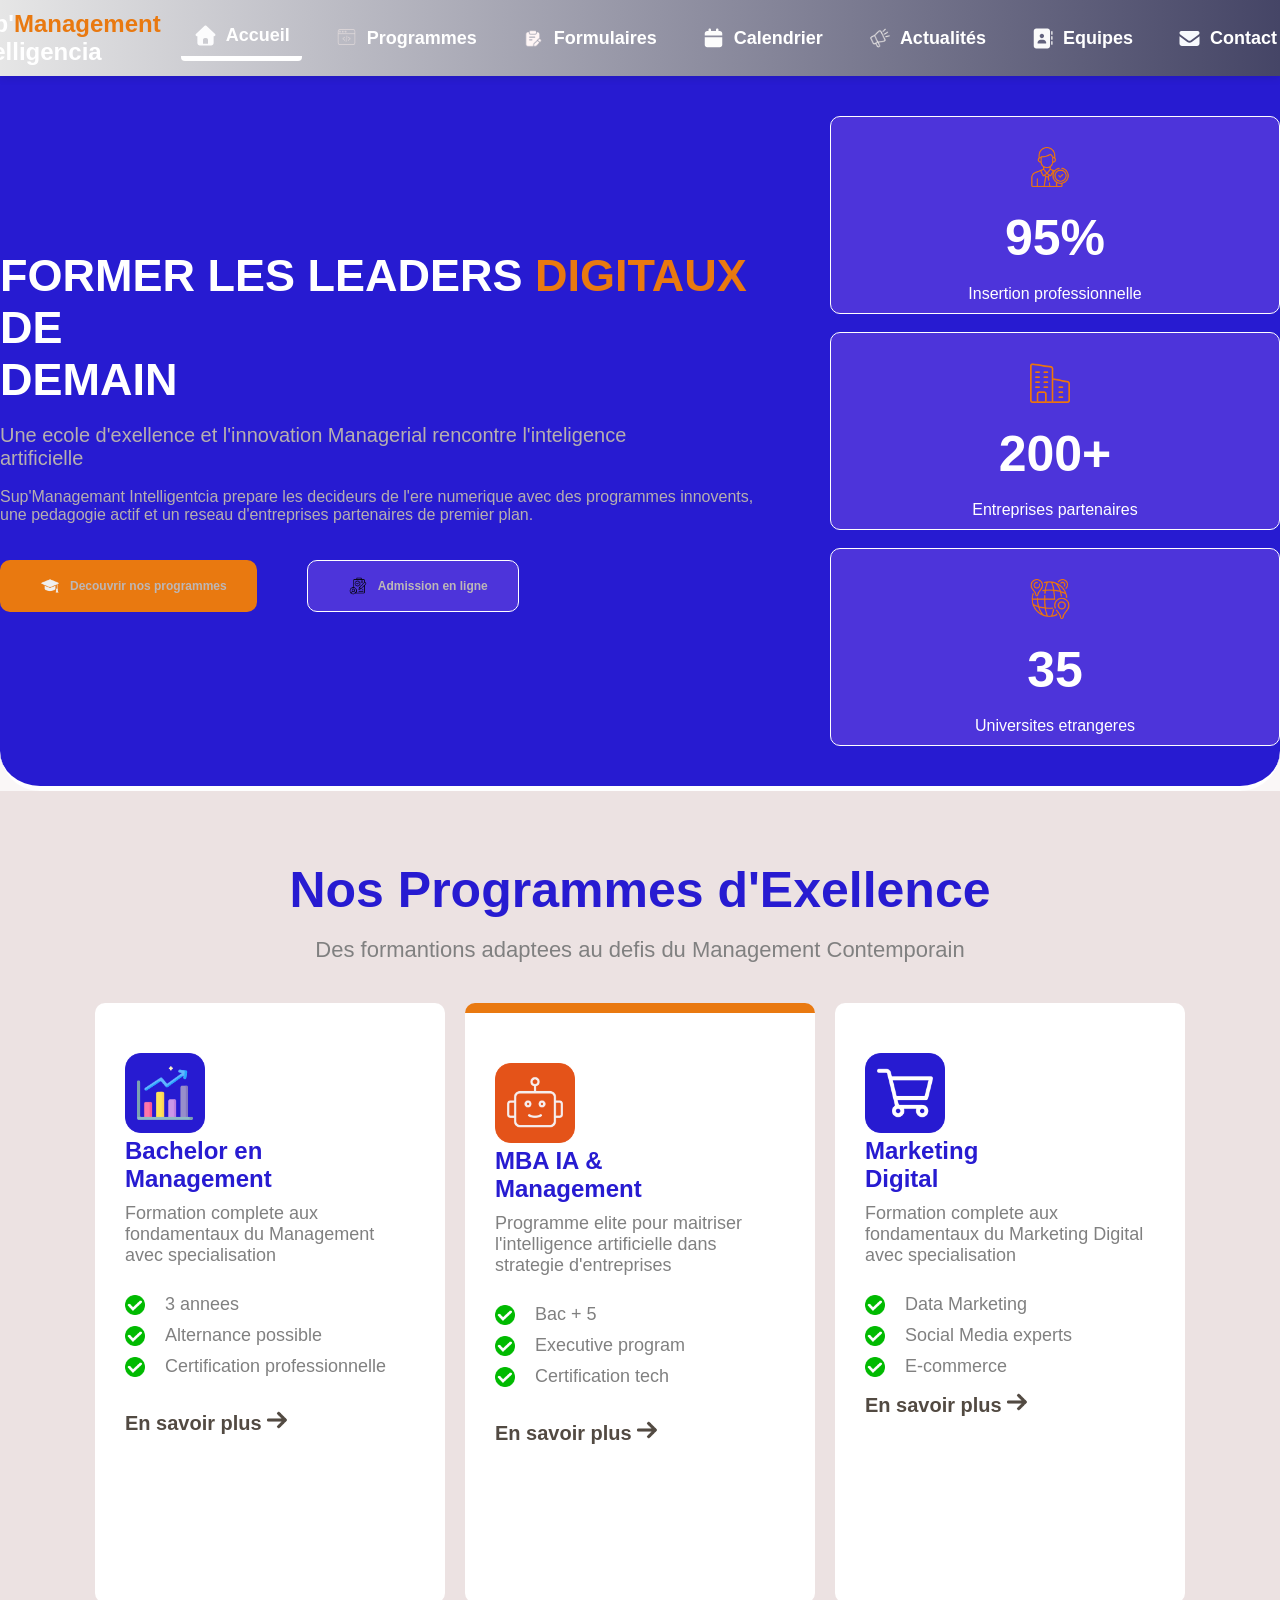
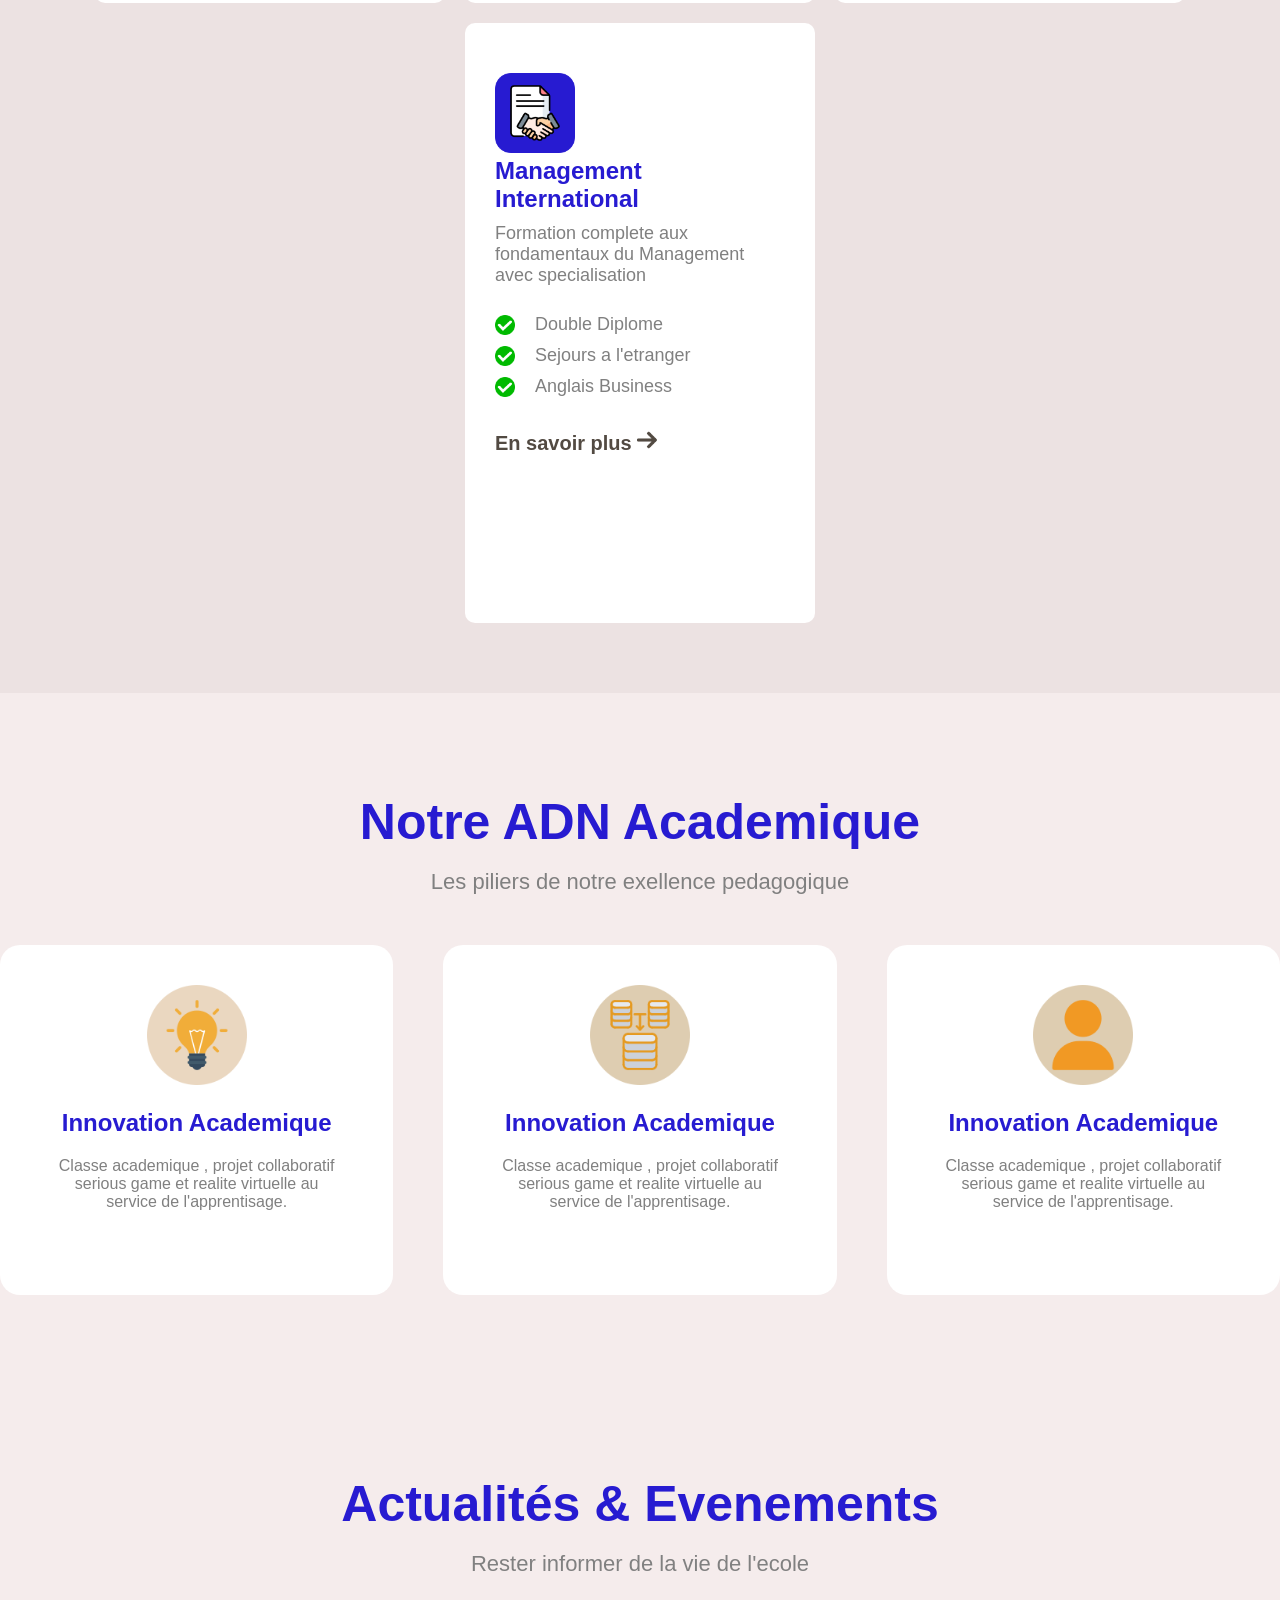
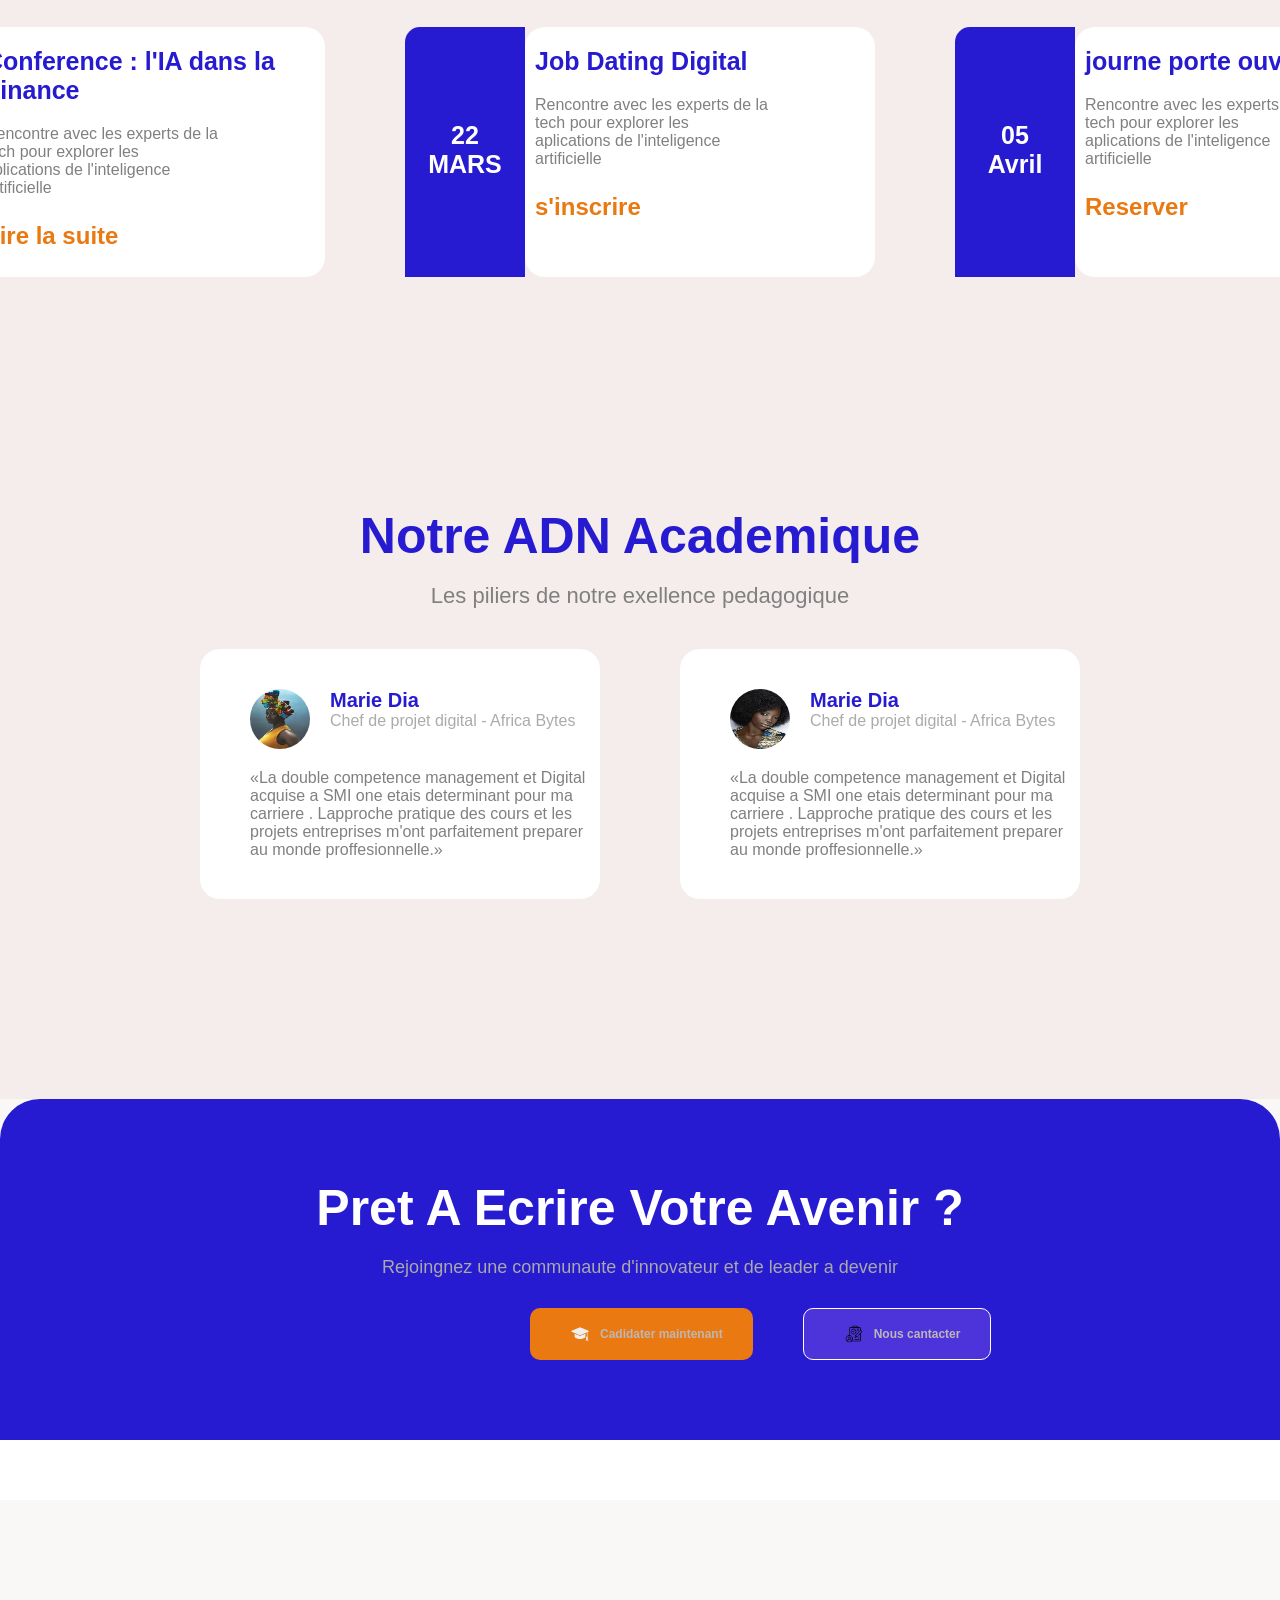
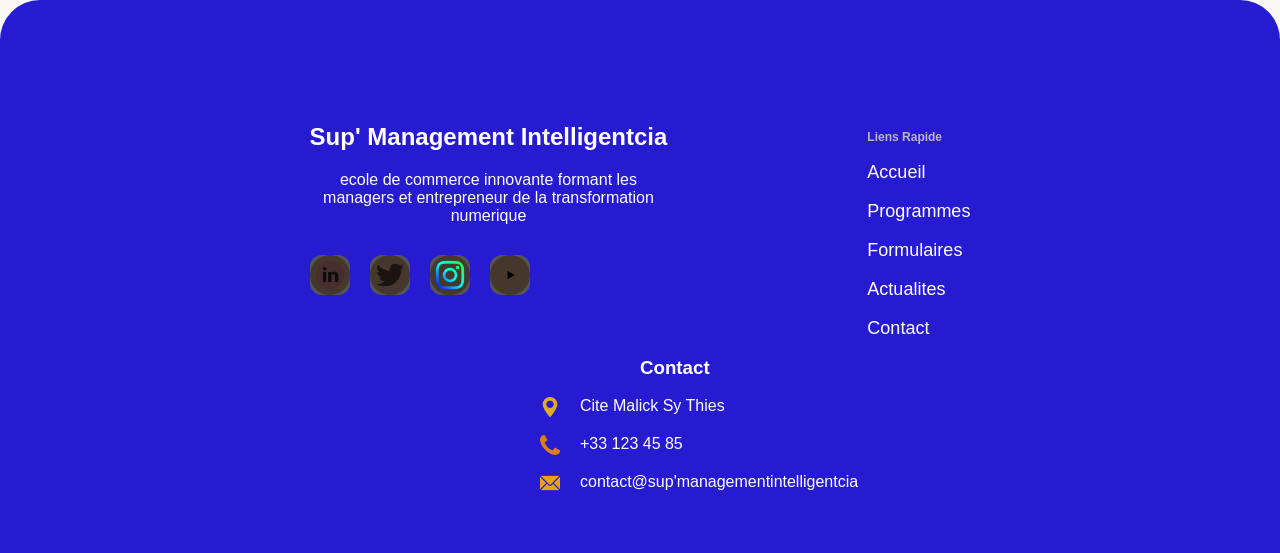
<file: index.html>
<!DOCTYPE html>
<html lang="en">

<head>
    <meta charset="UTF-8">
    <meta name="viewport" content="width=device-width, initial-scale=1.0">
    <title>admission2025</title>
    <link rel="stylesheet" href="style.css">
</head>

<body>
    <header>
        <nav>
            <ul>
                <li><img src="img\unnamed.png" alt="Logo" class="logo"></li>
                <li>
                    <h2>Sup'<span>Management</span><br> Intelligencia</h2>
                </li>
                <li class="icon">

                    <a href="#accueil" class="actif"><img src="img\house-solid-full.svg" alt="">Accueil</a>
                </li>
                <li>

                    <a href="#programme" class="icon"><img src="img\web-programming.png" alt="">Programmes</a>
                </li>
                <li>

                    <a href="formulaire.html" class="icon"> <img src="img\exam2.png" alt="">Formulaires</a>
                </li>
                <li>

                    <a href="#calendrier" class="icon"> <img src="img\calendar-solid-full.svg" alt="">Calendrier</a>
                </li>
                <li>

                    <a href="actualite.html" class="icon"><img src="img\speaker.png" alt="">Actualités</a>
                </li>
                <li>

                    <a href="#equipe" class="icon"> <img src="img\address-book-solid-full.svg" alt="">Equipes</a>
                </li>
                <li>
                    <a href="#contact" class="icon"> <img src="img\envelope-solid-full.svg" alt="">Contact</a>
                </li>
                <li> <button class="active">Admission <br>2025</button></li>

            </ul>
        </nav>
    </header>
    <section class="intro" id="accueil">
        <div class="gauche">
            <div class="text0">
                <h1>FORMER LES LEADERS <span>DIGITAUX</span> DE <br> DEMAIN</h1>
                <br>
                <p class="p1">Une ecole d'exellence et l'innovation Managerial rencontre l'inteligence <br>artificielle
                </p>
                <br>
                <p> Sup'Managemant Intelligentcia prepare les decideurs de l'ere numerique avec des programmes
                    innovents,<br>
                    une pedagogie actif et un reseau d'entreprises partenaires de premier plan.
                </p>
            </div>
            <br>
            <br>
            <div class="button">
                <button class="btn1">
                    <img src="img\graduate-hat.png" alt="">
                    <h3>Decouvrir nos programmes</h3>
                </button>
                <button class="btn2">
                    <img src="img\agreement.png" alt="" id="filter">
                    <h3>Admission en ligne</h3>
                </button>
            </div>
        </div>
        <div class="droite">
            <div class="cart">
                <img src="img\businessman.png" alt="">
                <br>
                <br>
                <h1>95%</h1>
                <br>
                <p>Insertion professionnelle</p>
            </div>
            <br>
            <div class="cart">
                <img src="img\business-and-trade.png" alt="">
                <br>
                <br>
                <h1>200+</h1>
                <br>
                <p>Entreprises partenaires</p>
            </div>
            <br>
            <div class="cart">
                <img src="img\earth-grid.png" alt="">
                <br>
                <br>
                <h1>35</h1>
                <br>
                <p>Universites etrangeres </p>
            </div>
        </div>
    </section>
    <section class="programme" id="programme">
        <div class="header">
            <h1>Nos Programmes d'Exellence</h1>
            <br>
            <p>Des formantions adaptees au defis du Management Contemporain</p>
        </div>
        <div class="list-cart">
            <div class="list">
                <img src="img\statistics.png" alt="">
                <h1>Bachelor en <br> Management</h1>
                <p>Formation complete aux <br> fondamentaux du Management <br> avec specialisation</p>
                <br>
                <div class="div-check">
                    <img src="img\check.png" alt="" id="">
                    <p class="">3 annees</p>
                </div>
                <div class="div-check">
                    <img src="img\check.png" alt="" id="">
                    <p class="">Alternance possible</p>
                </div>
                <div class="div-check">
                    <img src="img\check.png" alt="" id="">
                    <p class="">Certification professionnelle</p>
                </div>
                <br>
                <a href="">En savoir plus <img src="img\right-arrow.png" alt=""></a>
            </div>
            <div class="list" id="list1">
                <img src="img\robot.png" alt="">
                <h1>MBA IA & <br> Management</h1>
                <p>Programme elite pour maitriser <br>l'intelligence artificielle dans <br> strategie d'entreprises</p>
                <br>
                <div class="div-check">
                    <img src="img\check.png" alt="" id="">
                    <p class="">Bac + 5</p>
                </div>
                <div class="div-check">
                    <img src="img\check.png" alt="" id="">
                    <p class="">Executive program</p>
                </div>
                <div class="div-check">
                    <img src="img\check.png" alt="" id="">
                    <p class="">Certification tech</p>
                </div>
                <br>
                <a href="">En savoir plus <img src="img\right-arrow.png" alt=""></a>
            </div>
            <div class="list">
                <img src="img\cart.png" alt="">
                <h1>Marketing <br>Digital</h1>
                <p>Formation complete aux <br>fondamentaux du Marketing Digital <br> avec specialisation</p>
                <div class="">
                    <br>
                    <div class="div-check">
                        <img src="img\check.png" alt="" id="">
                        <p class=""> Data Marketing</p>
                    </div>
                    <div class="div-check">
                        <img src="img\check.png" alt="" id="">
                        <p class=""> Social Media experts</p>
                    </div>
                    <div class="div-check">
                        <img src="img\check.png" alt="" id="">
                        <p class="">E-commerce</p>
                    </div>



                </div>

                <a href="">En savoir plus <img src="img\right-arrow.png" alt=""></a>
            </div>
            <div class="list">
                <img src="img\contract.png" alt="">
                <h1>Management <br>International</h1>
                <p>Formation complete aux <br> fondamentaux du Management <br> avec specialisation</p>
                <br>
                <div class="div-check">
                    <img src="img\check.png" alt="" id="">
                    <p class=""> Double Diplome</p>
                </div>
                <div class="div-check">
                    <img src="img\check.png" alt="" id="">
                    <p class=""> Sejours a l'etranger</p>
                </div>
                <div class="div-check">
                    <img src="img\check.png" alt="" id="">
                    <p class=""> Anglais Business</p>
                </div>
                <br>
                <a href="">En savoir plus <img src="img\right-arrow.png" alt=""></a>
            </div>
        </div>
    </section>
    <section class="academi" id="formulaire">
        <div class="headers">
            <h1>Notre ADN Academique </h1>
            <br>
            <p>Les piliers de notre exellence pedagogique</p>
        </div>
        <div class="liste-carte">
            <div class="cate">
                <div class="carte">
                    <img src="img\idea.png" alt="">
                    <h1>Innovation Academique</h1>
                    <p>Classe academique , projet collaboratif <br> serious game et realite virtuelle au <br>service de
                        l'apprentisage.</p>
                </div>
            </div>
            <div class="cate">
                <div class="carte">
                    <img src="img\database.png" alt="">
                    <h1>Innovation Academique</h1>
                    <p>Classe academique , projet collaboratif <br> serious game et realite virtuelle au <br>service de
                        l'apprentisage.</p>
                </div>
            </div>
            <div class="cate" >
                <div class="carte">
                    <img src="user.png" alt="" class="cate-img">
                    <h1>Innovation Academique</h1>
                    <p>Classe academique , projet collaboratif <br> serious game et realite virtuelle au <br>service de
                        l'apprentisage.</p>
                </div>
            </div>
        </div>
    </section>
    <section class="actu" id="actualite">
        <div class="headerss">
            <h1>Actualités & Evenements</h1>
            <br>
            <p>Rester informer de la vie de l'ecole </p>
        </div>
        <div class="list-mbd">
            <div class="mbd">
                <div class="date">15 <br>MARS</div>
                <div class="clm">
                    <h1>Conference : l'IA dans la <br>Finance</h1>
                    <p>Rencontre avec les experts de la <br> tech pour explorer les <br>aplications de l'inteligence
                        <br>artificielle
                    </p>
                    <h2>Lire la suite</h2>
                </div>
            </div>
            <div class="mbd">
                <div class="date">22 <br>MARS</div>
                <div class="clm">
                    <h1>Job Dating Digital</h1>
                    <p>Rencontre avec les experts de la <br> tech pour explorer les <br>aplications de l'inteligence
                        <br>artificielle
                    </p>
                    <h2>s'inscrire</h2>
                </div>
            </div>
            <div class="mbd">
                <div class="date">05 <br>Avril</div>
                <div class="clm">
                    <h1>journe porte ouvertes</h1>
                    <p>Rencontre avec les experts de la <br> tech pour explorer les <br>aplications de l'inteligence
                        <br>artificielle
                    </p>
                    <h2>Reserver</h2>
                </div>
            </div>

        </div>

    </section>
    <section class="temoin" id="Calendrier">
        <div class="headerse">
            <h1>Notre ADN Academique </h1>
            <br>
            <p>Les piliers de notre exellence pedagogique</p>
        </div>
        <div class="list-Temm">
            <div class="tem">

                <div class="perso">
                    <img src="img\télécharger.webp" alt="">
                    <div class="mari">
                        <h1>Marie Dia</h1>
                        <p>Chef de projet digital - Africa Bytes</p>
                    </div>
                </div>
                <p>«La double competence management et Digital <br> acquise a SMI one etais determinant pour ma <br>
                    carriere .
                    Lapproche pratique des cours et les <br>projets entreprises m'ont parfaitement preparer <br> au
                    monde proffesionnelle.»
                </p>
            </div>
            <div class="tem">

                <div class="perso">
                    <img src="img\télécharger (2).webp" alt="">
                    <div class="mari">
                        <h1>Marie Dia</h1>
                        <p>Chef de projet digital - Africa Bytes</p>
                    </div>
                </div>
                <p>«La double competence management et Digital <br> acquise a SMI one etais determinant pour ma <br>
                    carriere .
                    Lapproche pratique des cours et les <br>projets entreprises m'ont parfaitement preparer <br> au
                    monde proffesionnelle.»
                </p>
            </div>
        </div>
    </section>
    <section class="candidat">
        <div class="hed-card">
            <h1>Pret A Ecrire Votre Avenir ?</h1>
            <p>Rejoingnez une communaute d'innovateur et de leader a devenir </p>
        </div>
        <div class="buttonn">
            <button class="btnn1">
                <img src="img\graduate-hat.png" alt="">
                <h3>Cadidater maintenant </h3>
            </button>
            <button class="btnn2">
                <img src="img\agreement.png" alt="" id="filter">
                <h3>Nous cantacter</h3>
            </button>
        </div>
    </section>
    <section class="header-section">
    </section>
    <section class="header-section1">
        <div class="logo-container">
            <div class="platfm">
                <div class="logo-subtitle">
                    <h1>Sup' Management Intelligentcia</h1>
                    <p>ecole de commerce innovante formant les <br> managers et entrepreneur de la transformation
                        <br>numerique
                    </p>
                </div>
                <div class="log">
                    <img src="img\linkedin.png" alt="">
                    <img src="img\twitter.png" alt="">
                    <img src="img\instagram (1).png" alt="">
                    <img src="img\youtube.png" alt="">
                </div>
            </div>
            <div class="logo1">
                <h3>Liens Rapide</h3> <br>
                <a href="#accueil">Accueil</a><br><br>
                <a href="#programme">Programmes</a><br><br>
                <a href="#formulaire">Formulaires</a><br><br>
                <a href="#actualite">Actualites</a><br><br>
                <a href="#contact">Contact</a><br><br>

            </div>
        </div>
        <section class="contact">
            <h1>Contact</h1>
            <br>
            <div class="work">
                <div class="work1">
                    <img src="img\maps-and-flags.png" alt="">
                    <p>Cite Malick Sy Thies</p>
                </div>
                <br>
                <div class="work1">
                    <img src="telephone-handle-silhouette.png" alt="">
                    <p>+33 123 45 85</p>
                </div>
                <br>
                <div class="work1">
                    <img src="img\email.png" alt="">
                    <p>contact@sup'managementintelligentcia</p>
                </div>
            </div>
        </section>
    </section>

</body>

</html>
</file>
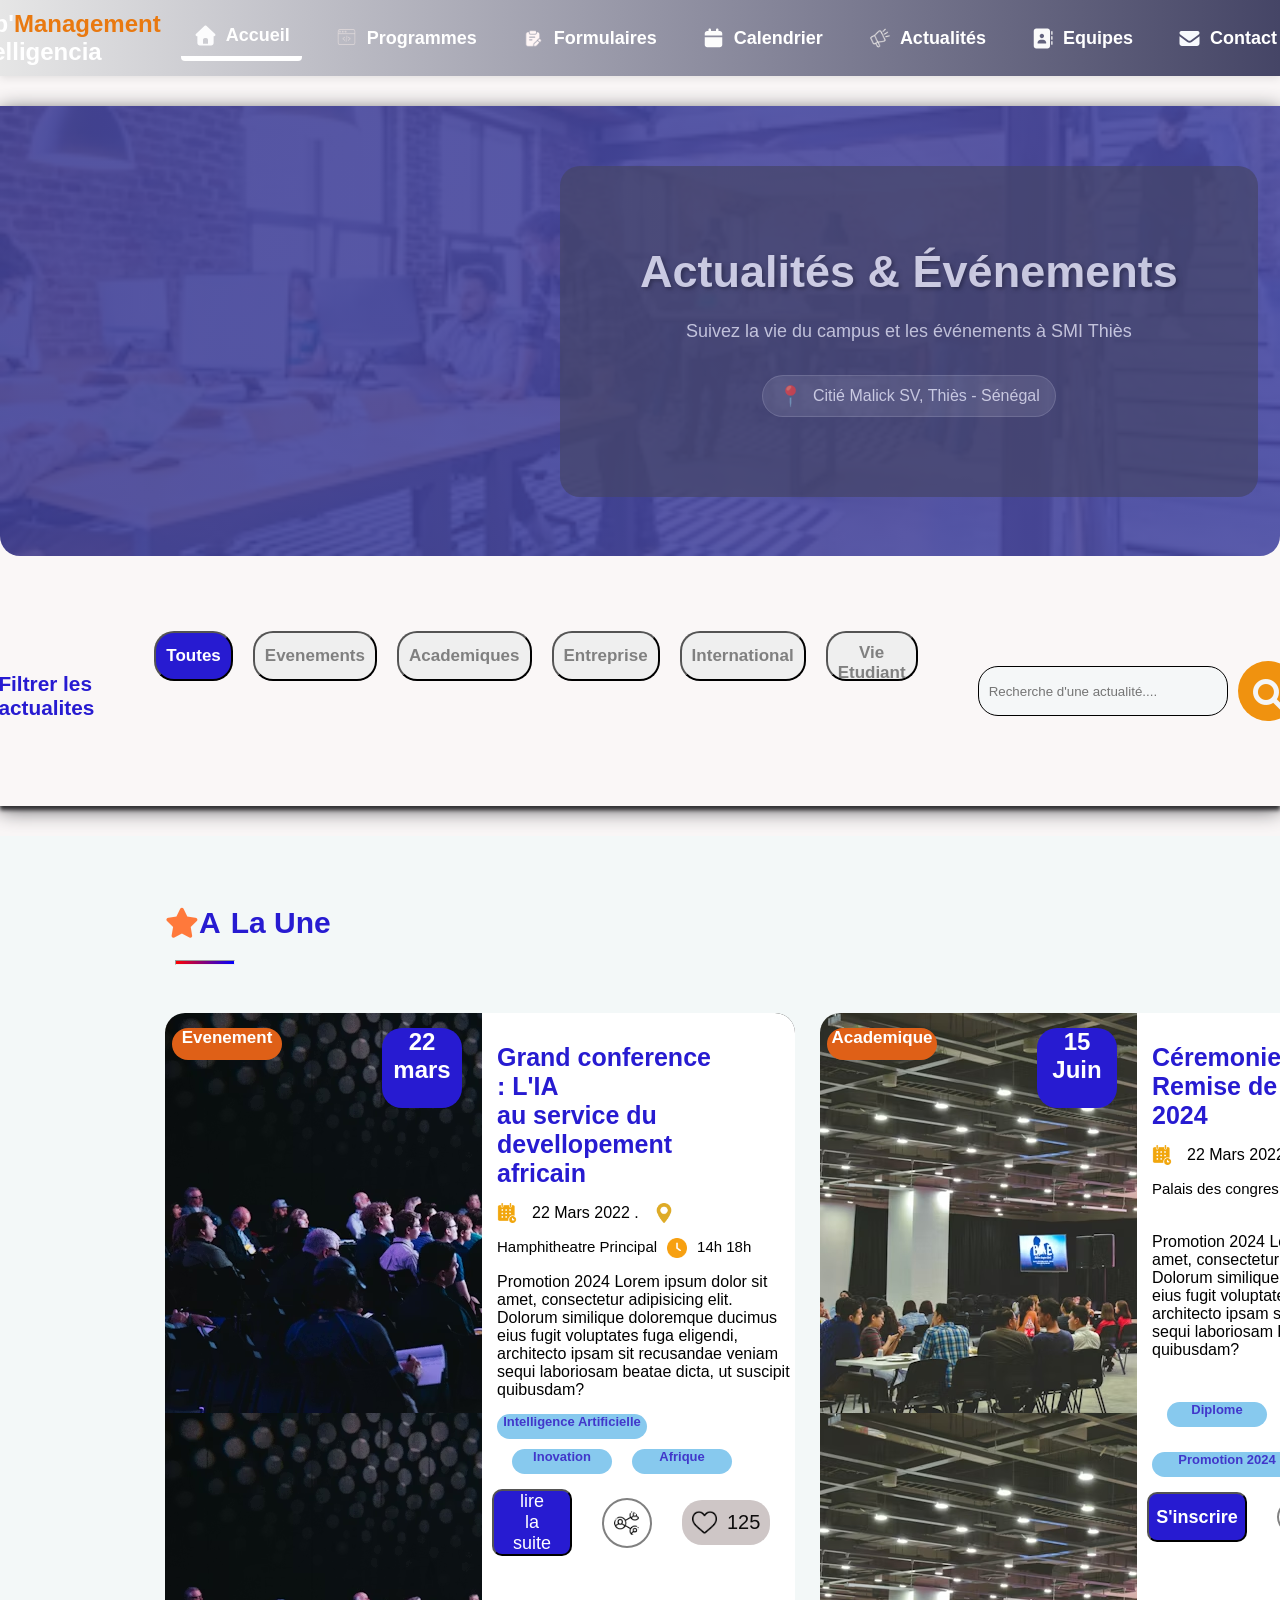
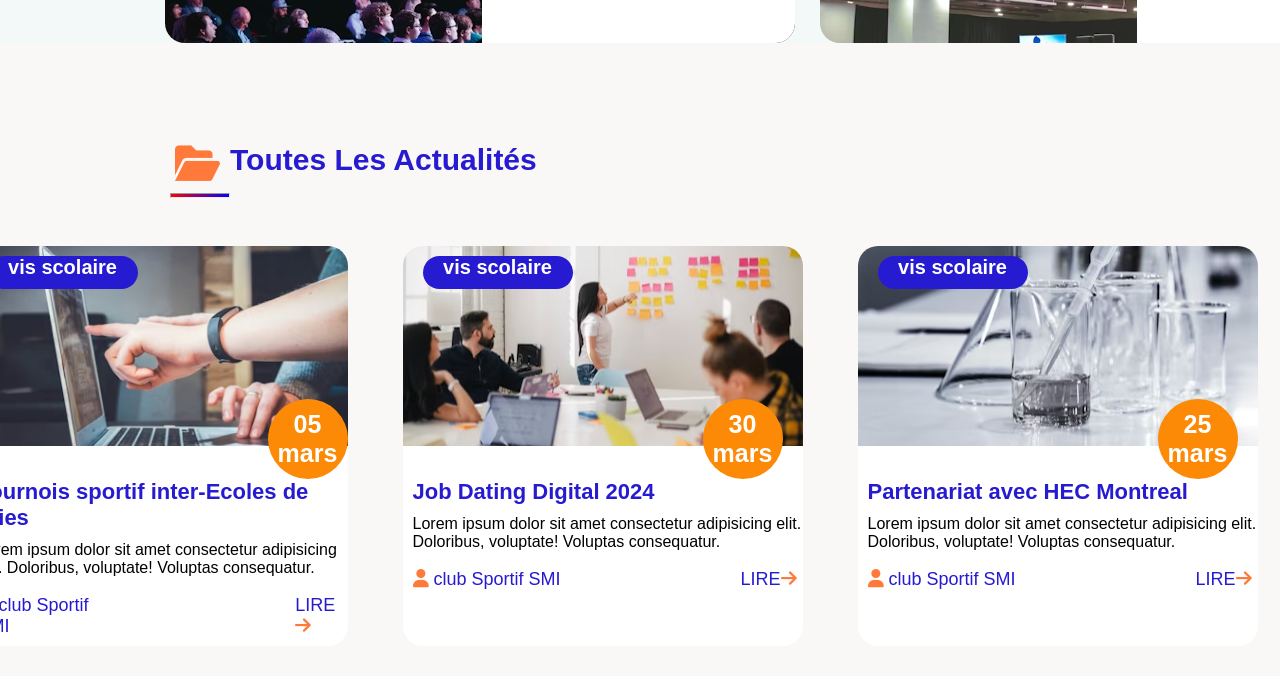
<file: actualite.html>
<!DOCTYPE html>
<html lang="en">

<head>
    <meta charset="UTF-8">
    <meta name="viewport" content="width=device-width, initial-scale=1.0">
    <title>page d'actualite</title>
    <link rel="stylesheet" href="style.css">
    <link rel="stylesheet" href="https://cdnjs.cloudflare.com/ajax/libs/font-awesome/6.0.0-beta3/css/all.min.css">
</head>

<body>
    <header>
        <nav>
            <ul>
                <li><img src="img\unnamed.png" alt="Logo" class="logo"></li>
                <li>
                    <h2>Sup'<span>Management</span><br> Intelligencia</h2>
                </li>
                <li class="icon">

                    <a href="#accueil" class="actif"><img src="img\house-solid-full.svg" alt="">Accueil</a>
                </li>
                <li>

                    <a href="#programme" class="icon"><img src="img\web-programming.png" alt="">Programmes</a>
                </li>
                <li>

                    <a href="formulaire.html" class="icon"> <img src="img\exam2.png" alt="">Formulaires</a>
                </li>
                <li>

                    <a href="#calendrier" class="icon"> <img src="img\calendar-solid-full.svg" alt="">Calendrier</a>
                </li>
                <li>

                    <a href="actualite.html" class="icon"><img src="img\speaker.png" alt="">Actualités</a>
                </li>
                <li>

                    <a href="#equipe" class="icon"> <img src="img\address-book-solid-full.svg" alt="">Equipes</a>
                </li>
                <li>
                    <a href="#contact" class="icon"> <img src="img\envelope-solid-full.svg" alt="">Contact</a>
                </li>
                <li> <button class="active">Admission <br>2025</button></li>

            </ul>
        </nav>
    </header>
    <section class="actualites-section">
        <div class="actualites-container">
            <div class="actualites-content">
                <h1>Actualités & Événements</h1>
                <p>Suivez la vie du campus et les événements à SMI Thiès</p>
                <div class="location">
                    <span class="location-icon">📍</span>
                    <span>Citié Malick SV, Thiès - Sénégal</span>
                </div>
            </div>
        </div>

        <div class="actualites-container1">
            <div class="container-1elm">
                <i class="fa-solid fa-filter"></i>
                <h1>Filtrer les actualites</h1>
            </div>
            <div class="container-2elm">
                <button style="background-color: #271bd1; color: white;">Toutes</button>
                <button>Evenements</button>
                <button>Academiques</button>
                <button>Entreprise</button>
                <button>International</button>
                <button>Vie Etudiant</button>

            </div>
            <div class="container-3elm">

                <input type="text" placeholder="Recherche d'une actualité....">
                <label for="" class="solid">
                    <i class="fa-solid fa-magnifying-glass fa-2xl" style="color: rgb(244, 245, 246);"></i>
                </label>
            </div>
        </div>
    </section>
    <section class="alaune">
        <div class="container-a-la-une">
            <div class="alaune-content">
                <div class="alaune-header">
                    <span><i class="fa-etch fa-solid fa-star" style="color: rgb(255, 121, 59); "></i>A</span>
                    <h1> La Une</h1>
                </div>
                <hr>
                <br>
            </div>
            <div class="alaune-list">
                <div class="alaune-cart">
                    <div class="alaune-img">
                        <h3>Evenement</h3>
                        <h2>22 <br> mars </h2>
                    </div>
                    <div class="alaune-desc">

                        <h1> Grand conference <br>: L'IA <br> au service du <br>devellopement <br>africain </h1>
                        <div class="desc1">
                            <img src="calendar.png" alt="">
                            <p>22 Mars 2022 .</p>
                            <img src="img\maps-and-flags.png" alt="">
                        </div>
                        <div class="desc2">
                            <p>Hamphitheatre Principal</p>
                            <img src="clock.png" alt="">
                            <p>14h 18h</p>

                        </div>
                        <div class="desc3">
                            <p>Promotion 2024 Lorem ipsum dolor sit amet, consectetur adipisicing elit. Dolorum
                                similique doloremque ducimus eius fugit voluptates fuga eligendi, architecto ipsam sit
                                recusandae veniam sequi laboriosam beatae dicta, ut suscipit quibusdam?</p>
                        </div>
                        <h2>Intelligence Artificielle</h2>
                        <div class="desc4">
                            <h2>Inovation</h2>
                            <h2>Afrique</h2>
                        </div>
                        <div class="desc5">
                            <button>lire <br> la <br> suite</button>
                            <img src="image-actualite\network.png" alt="" class="undo">
                            <div class="chatp">
                                <img src="image-actualite\heart.png" alt="" class="chat"> </img>
                                <p style="color: rgb(14, 13, 13); font-size: 20px;">125</p>
                            </div>

                        </div>
                    </div>
                </div>
                <div class="alaune-cart1">
                    <div class="alaune-img">
                        <h3>Academique</h3>
                        <h2>15 <br> Juin </h2>
                    </div>
                    <div class="alaune-desc">

                        <h1> Céremonie de <br>Remise de Diplome <br> 2024</h1>
                        <div class="desc1">
                            <img src="calendar.png" alt="">
                            <p>22 Mars 2022 .</p>
                            <img src="img\maps-and-flags.png" alt="">
                        </div>
                        <div class="desc2">
                            <p>Palais des congres,Thies</p>
                            <img src="programmer.png" alt="">

                        </div>
                        <br>

                        <div class="desc3">
                            <p>Promotion 2024 Lorem ipsum dolor sit amet, consectetur adipisicing elit. Dolorum
                                similique doloremque ducimus eius fugit voluptates fuga eligendi, architecto ipsam sit
                                recusandae veniam sequi laboriosam beatae dicta, ut suscipit quibusdam?</p>
                        </div>
                        <br>

                        <div class="desc4">
                            <h2>Diplome</h2>
                            <h2>Ceremonie</h2>
                        </div>
                        <h2 style="margin-bottom: 15px;">Promotion 2024</h2>
                        <div class="desc55">
                            <button>S'inscrire</button>
                            <img src="image-actualite\network.png" alt="" class="undo">
                            <div class="chatp">
                                <img src="image-actualite\heart.png" alt="" class="chat"> </img>
                                <p style="color: rgb(14, 13, 13); font-size: 20px;">125</p>
                            </div>

                        </div>
                    </div>
                </div>
            </div>
        </div>

    </section>
    <section class="les-actualites">
        <div class="actu-content">
            <div class="actu-header">
                <span><i class="fa-solid fa-folder-open"
                        style="color: rgb(255, 121, 59); font-size: 40px;"></i></i></span>
                <h1> Toutes Les Actualités</h1>
            </div>
            <hr>
            <br>
        </div>
        <div class="actu-block">
            <div class="block1">
                <div class="header-block1"></div>
                <div class="cross">
                    <h3>vis scolaire</h3>
                </div>
                <div class="cercle-word">
                    <h1>05 mars</h1>
                </div>
                <div class="actu-container">
                    <h1>Tournois sportif inter-Ecoles de thies</h1>
                    <p>Lorem ipsum dolor sit amet consectetur adipisicing elit. Doloribus, voluptate! Voluptas
                        consequatur.</p>
                </div>
                <br>
                <div class="actu-icon">
                    <span><i class="fa-solid fa-user" style="color: rgb(255, 121, 59);"></i> club Sportif SMI</span>

                    <span> LIRE<i class="fa-solid fa-arrow-right" style="color: rgb(255, 121, 59);"></i></span>

                </div>
            </div>

            <div class="block2">
                <div class="header-block2">
                </div>
                <div class="cross">
                    <h3>vis scolaire</h3>
                </div>
                <div class="cercle-word">
                    <h1>30 mars</h1>
                </div>
                <div class="actu-container">
                    <h1>Job Dating Digital 2024</h1>
                    <p>Lorem ipsum dolor sit amet consectetur adipisicing elit. Doloribus, voluptate! Voluptas
                        consequatur.</p>
                </div>
                <br>
                <div class="actu-icon">
                    <span><i class="fa-solid fa-user" style="color: rgb(255, 121, 59);"></i> club Sportif SMI</span>

                    <span> LIRE<i class="fa-solid fa-arrow-right" style="color: rgb(255, 121, 59);"></i></span>

                </div>

            </div>
            <div class="block3">
                <div class="header-block3">
                </div>
                <div class="cross">
                    <h3>vis scolaire</h3>
                </div>
                <div class="cercle-word">
                    <h1>25 mars</h1>
                </div>
                <div class="actu-container">
                    <h1>Partenariat avec HEC Montreal</h1>
                    <p>Lorem ipsum dolor sit amet consectetur adipisicing elit. Doloribus, voluptate! Voluptas
                        consequatur.</p>
                </div>
                <br>
                <div class="actu-icon">
                    <span><i class="fa-solid fa-user" style="color: rgb(255, 121, 59);"></i> club Sportif SMI</span>

                    <span> LIRE<i class="fa-solid fa-arrow-right" style="color: rgb(255, 121, 59);"></i></span>

                </div>
                
            </div>
        </div>
    </section>

</body>

</html>
</file>
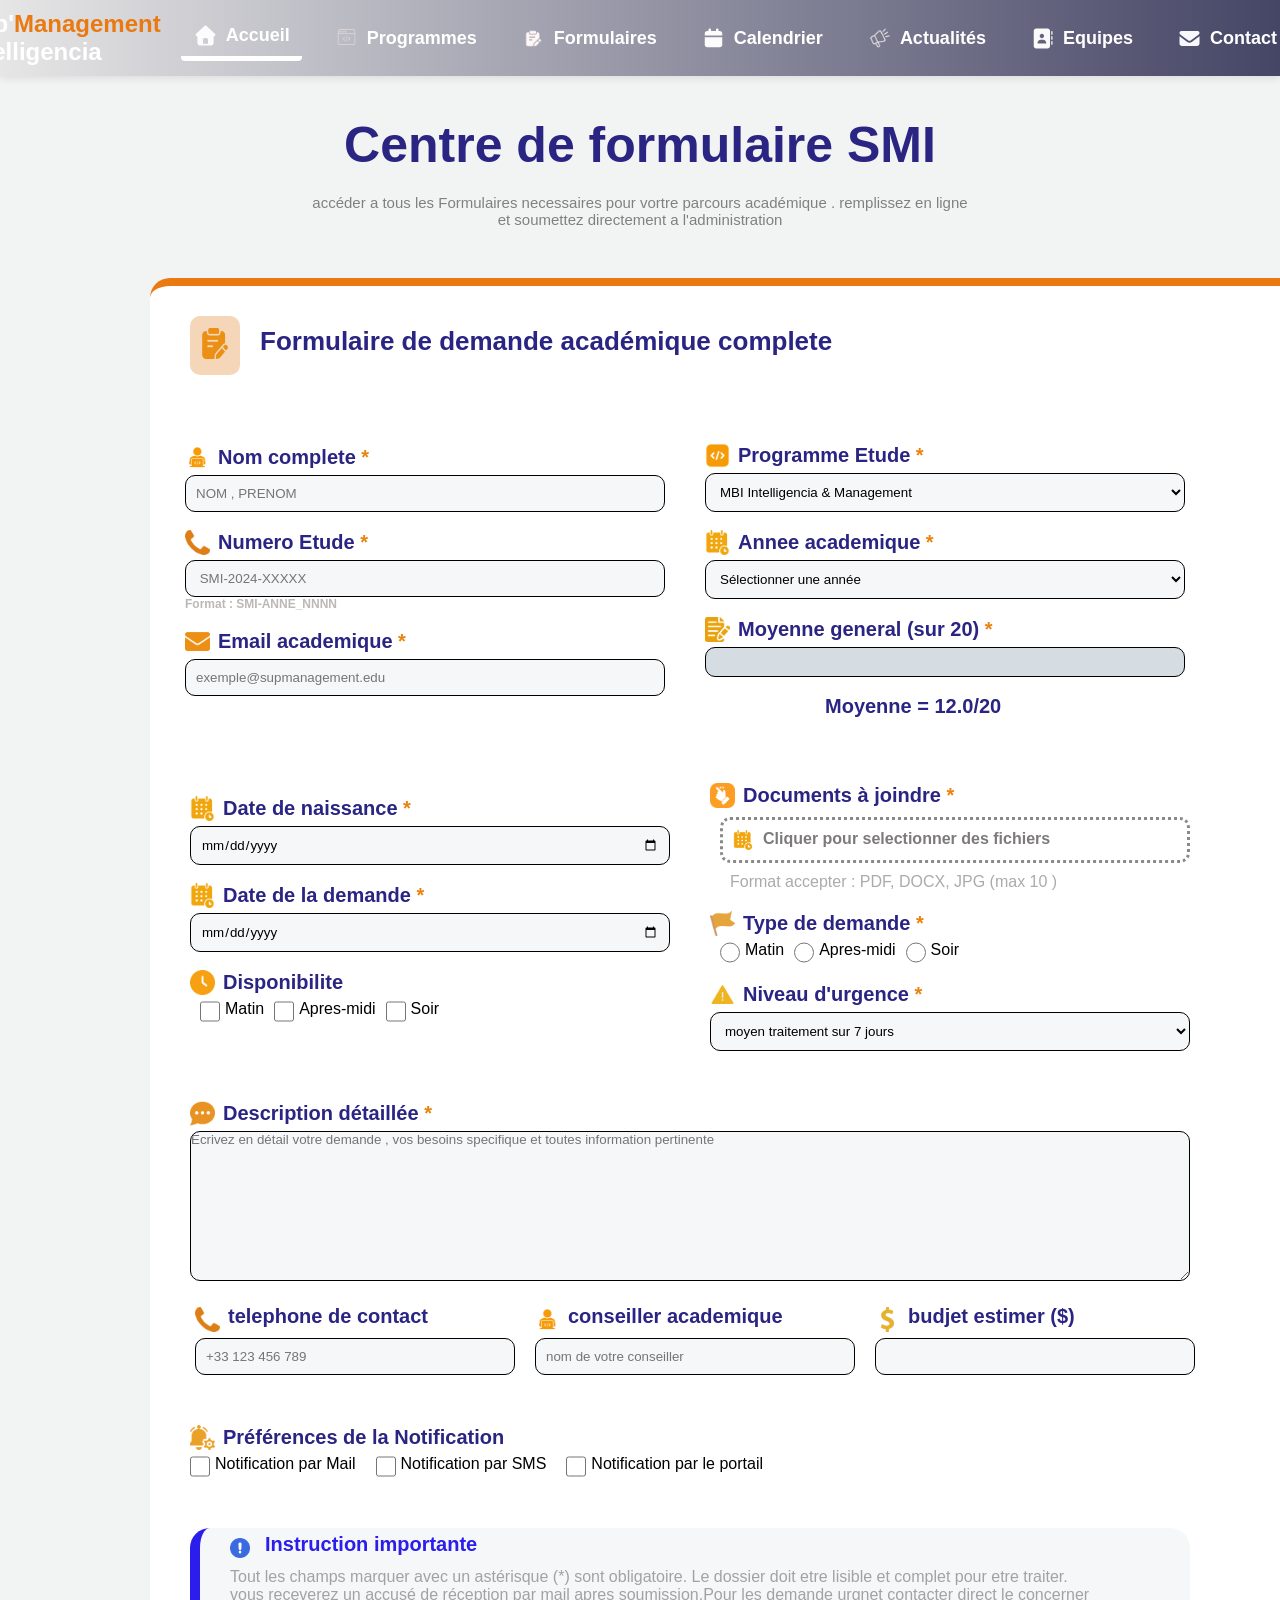
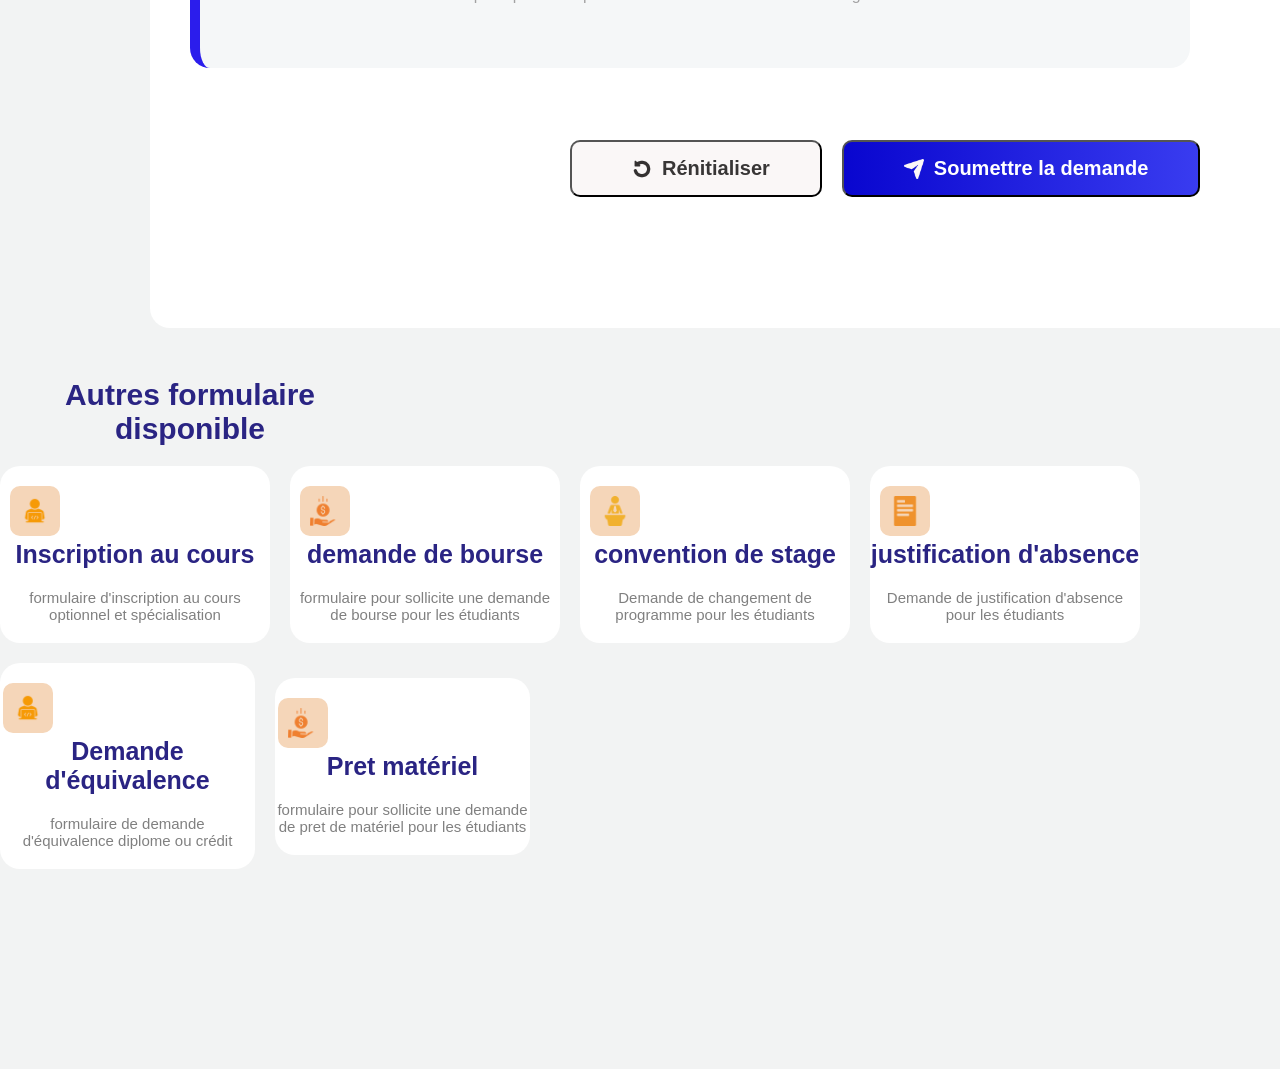
<file: formulaire.html>
<!DOCTYPE html>
<html lang="en">
<head>
    <meta charset="UTF-8">
    <meta name="viewport" content="width=device-width, initial-scale=1.0">
    <title>Document</title>
    <link rel="stylesheet" href="style.css">
</head>
<body class="body-formulaire">
    <header>
        <nav>
            <ul>
                <li><img src="img\unnamed.png" alt="Logo" class="logo"></li>
                <li>
                    <h2>Sup'<span>Management</span><br> Intelligencia</h2>
                </li>
                <li class="icon">

                    <a href="index.html" class="actif"><img src="img\house-solid-full.svg" alt="">Accueil</a>
                </li>
                <li>

                    <a href="index.html" class="icon"><img src="img\web-programming.png" alt="">Programmes</a>
                </li>
                <li>

                    <a href="formulaire.html" class="icon"> <img src="img\exam2.png" alt="">Formulaires</a>
                </li>
                <li>

                    <a href="index.html" class="icon"> <img src="img\calendar-solid-full.svg" alt="">Calendrier</a>
                </li>
                <li>

                    <a href="actualite.html" class="icon"><img src="img\speaker.png" alt="">Actualités</a>
                </li>
                <li>

                    <a href="index.html" class="icon"> <img src="img\address-book-solid-full.svg" alt="">Equipes</a>
                </li>
                <li>
                    <a href="index.html" class="icon"> <img src="img\envelope-solid-full.svg" alt="">Contact</a>
                </li>
                <li> <button class="active">Admission <br>2025</button></li>

            </ul>
        </nav>
    </header>
    <div class="form">
        <h1>Centre de formulaire SMI </h1>
        <p>accéder a tous les Formulaires necessaires pour vortre parcours académique .
            remplissez en ligne <br>et soumettez directement a l'administration </p>
    </div>
    <section class="formulaire">
        <div class="dimention">
            <form action="" class="">

                <div class="head-form">
                    <div class="icon20">
                        <img src="img\exam.png" alt="">
                    </div>
                    <h1>Formulaire de demande académique complete</h1>
                </div>
                
                <br>
                <div class="group-form">
                    <div class="group-gauche">
                        <label for="nom">
                            <img src="programmer.png" alt="">
                            <h1>Nom complete <span>*</span></h1>
                        </label>
                        <input type="text" id="nom" name="nom" placeholder="NOM , PRENOM" required>
                        <br> <br>
                        <label for="email">
                            <img src="telephone-handle-silhouette.png" alt="">
                            <h1>Numero Etude <span>*</span></h1>
                        </label>
                        <input type="email" id="email" name="email" placeholder=" SMI-2024-XXXXX" required>
                        <h3>Format : SMI-ANNE_NNNN </h3></input>
                        <br>
                        <label for="telephone">
                            <img src="email.png" alt="">
                            <h1>Email academique <span>*</span></h1>
                        </label>
                        <input type="tel" id="telephone" name="telephone" placeholder="exemple@supmanagement.edu"
                            required>
                    </div>
                    <div class="group-droite">
                        <label for="prenom">
                            <img src="img\code.png" alt="">
                            <h1>Programme Etude <span>*</span></h1>
                        </label>
                        <select id="liste-formation" name="liste-formation" required>
                            <option value="">MBI Intelligencia & Management</option>
                            <option value="formation1">informatique de gestion</option>
                            <option value="formation2">comptabiliter de gestion </option>
                            <option value="formation3">Transport et logistique</option>
                        </select>
                        <br><br>
                        <label for="date">
                            <img src="calendar.png" alt="">
                            <h1>Annee academique <span>*</span></h1>
                        </label>
                        <select name="annee" id="annee" required>
                            <option value="">Sélectionner une année</option>
                            <option value="2024">2024</option>
                            <option value="2025">2025</option>
                            <option value="2026">2026</option>
                        </select>
                        <br><br>
                        <label for="message">
                            <img src="img\notes.png" alt="">
                            <h1>Moyenne general (sur 20) <span>*</span></h1>
                        </label>
                        <input type="text" id="Moyenne" name="message" required>
                        <br>
                        <br>

                        <h1 class="moyenne-resultat">Moyenne = 12.0/20</h1>

                    </div>
                </div>
                <div class="group1-form">
                    <div class="group1-gauche">
                        <label for="date-naissance">
                            <img src="calendar.png" alt="">
                            <h1>Date de naissance <span>*</span></h1>
                        </label>
                        <input type="date" id="date-naissance" name="date-naissance" placeholder="JJ/MM/AAAA" required>
                        <br>
                        <br>
                        <label for="date-demande">
                            <img src="calendar.png" alt="">
                            <h1>Date de la demande <span>*</span></h1>
                        </label>
                        <input type="date" id="date-demande" name="date-demande" placeholder="JJ/MM/AAAA" required> <br>
                        <br>
                        <div class="align">

                            <label for="statut-matrimonial">
                                <img src="clock.png" alt="">
                                <h1>Disponibilite </h1>
                            </label>
                            <div class="collum">
                                <div class="collum1">
                                    <input type="checkbox" id="matin" name="disponible" value="Disponible">
                                    <label for="matin">Matin</label>

                                </div>
                                <div class="collum1">
                                    <input type="checkbox" id="apres-midi" name="disponible" value="Disponible">
                                    <label for="apres-midi">Apres-midi</label>

                                </div>
                                <div class="collum1">
                                    <input type="checkbox" id="soir" name="disponible" value="Disponible">
                                    <label for="soir">Soir</label>

                                </div>
                            </div>
                        </div>
                    </div>
                    <div class="group1-droite">
                        <label for="drag-and-drop">
                            <img src="expand.png" alt="">
                            <h1>Documents à joindre <span>*</span></h1>
                        </label>
                        <input type="file" id="drag-and-drop" name="drag-and-drop" placeholder="" required>
                        <div class="haut">
                            <img src="calendar.png" alt="">
                            <h4>Cliquer pour selectionner des fichiers</h4>
                        </div>
                        <p>Format accepter : PDF, DOCX, JPG (max 10 ) </p>

                        <label for="type-demande">
                            <img src="finish.png" alt="">
                            <h1>Type de demande <span>*</span></h1>
                        </label>
                        <div class="ligne">
                            <div class="ligne1">
                                <input type="radio" id="matin" name="disponible" value="Disponible">
                                <label for="matin">Matin</label>

                            </div>
                            <div class="ligne1">
                                <input type="radio" id="apres-midi" name="disponible" value="Disponible">
                                <label for="apres-midi">Apres-midi</label>

                            </div>
                            <div class="ligne1">
                                <input type="radio" id="soir" name="disponible" value="Disponible">
                                <label for="soir">Soir</label>

                            </div>
                        </div>
                        <br>

                        <label for="type-demande">
                            <img src="interface.png" alt="">
                            <h1>Niveau d'urgence <span>*</span></h1>
                        </label>
                        <select name="urgence" id="">
                            <option value="">moyen traitement sur 7 jours</option>
                            <option value="">5 jours</option>
                            <option value="">7 jours</option>
                        </select>

                    </div>
                </div>
                <div class="good-day">
                    <label for="description">
                        <img src="chat.png" alt="">
                        <h1>Description détaillée <span>*</span></h1>
                    </label>
                    <textarea id="description" name="description" rows="4"
                        placeholder="Ecrivez en détail votre demande , vos besoins specifique et toutes information pertinente"
                        required></textarea>
                </div>

                <div class="after-good-day">
                    <div class="after">
                        <label for="">
                            <img src="telephone-handle-silhouette.png" alt="">
                            <h1>telephone de contact </h1>
                        </label>
                        <input type="text" id="conseiller" name="conseiller" rows="4" placeholder="+33 123 456 789 "
                            required>
                    </div>

                    <div class="after">
                        <label for="">
                            <img src="programmer.png" alt="">
                            <h1>conseiller academique </h1>
                        </label>
                        <input type="text" id="conseiller" name="conseiller" rows="4"
                            placeholder="nom de votre conseiller " required>
                    </div>
                    <div class="after">
                        <label for="">
                            <img src="dollar-symbol.png" alt="">
                            <h1>budjet estimer ($)</h1>
                        </label>
                        <input type="number" id="budget" name="budget" rows="4" placeholder="" required>
                    </div>
                </div>
                <div class="notif">
                    <label for="notification">
                        <img src="notification.png" alt="">
                        <h1>Préférences de la Notification</h1>
                    </label>
                    <div class="click">
                        <div class="click1">
                            <input type="checkbox" id="matin" name="disponible" value="Disponible">
                            <label for="matin">Notification par Mail </label>

                        </div>
                        <div class="click1">
                            <input type="checkbox" id="apres-midi" name="disponible" value="Disponible">
                            <label for="apres-midi">Notification par SMS</label>

                        </div>
                        <div class="click1">
                            <input type="checkbox" id="soir" name="disponible" value="Disponible">
                            <label for="soir">Notification par le portail</label>

                        </div>
                    </div>
                </div>
                <div class="the-end">
                    <div class="end">
                        <img src="exclamation.png" alt="">
                        <h1>Instruction importante </h1>
                    </div>
                    <p>Tout les champs marquer avec un astérisque (*) sont obligatoire. Le dossier doit etre lisible et
                        complet pour etre traiter. <br>
                        vous receverez un accusé de réception par mail apres soumission.Pour les demande urgnet
                        contacter
                        direct le concerner
                    </p>
                </div>
                <br> <br>
                 <br> <br>
                <div class="form-footer">
                    <button type="reset" class="reset">
                        <img src="undo.png" alt="">
                        <h2>Rénitialiser</h2>
                    </button>
                    <button type="submit" class="submite">
                        <img src="send.png" alt="">
                        <h2>Soumettre la demande</h2>
                    </button>

                </div>

            </form>
        </div>
    </section>
    <section class="section-formulaire">
        <h1>Autres formulaire disponible</h1>
            <div class="autre-formulaire">
                <div class="autre1">
                    <img class="icon21" src="programmer.png" alt="">
                    <h2>Inscription au cours </h2>
                    <p>formulaire d'inscription au cours <br> optionnel et spécialisation </p>
                </div>
                <div class="autre1">
                    <img class="icon21" src="img\save-money.png" alt="">
                    <h2>demande de bourse</h2>
                    <p>formulaire pour sollicite une demande  <br>de bourse pour les étudiants</p>
                </div>
                <div class="autre1">
                    <img class="icon21" src="img\speaker-at-a-conference.png" alt="">
                    <h2>convention de stage</h2>
                    <p>Demande de changement de programme pour les étudiants</p>
                </div>
                 <div class="autre1">
                    <img class="icon21" src="img\left-justification-button.png" alt="">
                    <h2>justification d'absence</h2>
                    <p>Demande de justification d'absence pour les étudiants</p>
                </div>
            </div>
             <div class="autre-formulaire1">
                <div class="autre1">
                    <img class="icon21" src="programmer.png" alt="">
                    <h2>Demande d'équivalence</h2>
                    <p>formulaire de demande  <br> d'équivalence diplome ou crédit</p>
                </div>
                <div class="autre1">
                    <img class="icon21" src="img\save-money.png" alt="">
                    <h2>Pret matériel</h2>
                    <p>formulaire pour sollicite une demande  <br>de pret de matériel pour les étudiants</p>
                </div>
            </div>
    </section>
</body>

</html>
</file>
<file: style.css>
*{
    margin: 0;
    padding: 0;
    box-sizing: border-box;
    font-family: 'Segoe UI', Tahoma, Geneva, Verdana, sans-serif;
}
html{
    scroll-behavior: smooth²   ;
}
body{
    background-color: #faf7f7;
}
header{
    background:  linear-gradient(90deg, #e6e6e6, #454566);
    padding: 10px 0;
    display: flex;
    justify-content: center;
    align-items: center;
    position: sticky;                
    top: 0;
    box-shadow: 0 2px 8px rgba(0,0,0,0.1);
    z-index: 1;
}
nav ul{
    list-style: none;
    display: flex;
    gap: 20px;  
    justify-content: center;
    align-items: center;
}
nav ul li a{
    text-decoration: none;
    color: white;
    font-weight: bold;
    font-size: 18px;
    padding: 8px 12px;
    border-radius: 4px;
    transition: background-color 0.3s, color 0.3s;
}
nav ul li a:hover{
    background-color: #b9b8c0;
    color: #e6e6e6;
}
.logo {
    width: 80px;
}
span{
    color: #e97910;
}
li h2{
    color: white;
}
.active{
    background-color:#e97910;
    padding: 10px 0;
    padding-left: 20px;
    padding-right: 20px;
    border-radius: 10px;
    border: none;
    color: white;
    font-weight: bold;
    cursor: pointer;
    transition: background-color 0.3s, color 0.3s;
}
.active:hover{
    background-color:#d4751c;
}

button:hover{
    transform: translateY(-3px);
}
.actif{
    border-color: white;
}
/* mettre une bordure blanche sous le menue  acceuil */
.actif{
    border-bottom: 5px solid white;
    display: flex;
    align-items: center;
}
.icon img{
    width: 25px;
    margin-right: 8px;
    
}
.icon {
    display: flex;
    align-items: center;
    gap: -20px;
}
.intro{
    display: flex;
    justify-content: center;
    align-items: center;
    gap: 50px;
    padding-top: 40px;
    background-color: #271bd1;
}
.intro{
    border-bottom: 5px solid white;
   padding-bottom: 40px;
   border-bottom-left-radius: 40px;
   border-bottom-right-radius: 40px;
}
.droite{
    display: block;
    gap: 50px;
}
.cart img{
    width: 40px;
    margin-right: 10px;
    margin-top: 20px;
}
.cart{
    display: block;
    align-items: center;
    text-align: center;
    border: 1px solid white;
    border-radius: 10px;
    padding: 10px;
    width: 450px;
    background-color: #4d34da;
}
.cart h1 {
    color: white;
    font-weight: bold;
    font-size: 50px;
} 
.cart p {
    color: white;
}
.text0 h1{
    color: white;
    font-size: 45px;
    
}
.text0 p{
    color: rgb(182, 175, 175);

}
.p1{
    font-size: 20px;
}
.button{
   display: flex;
    gap: 50px;
}
.btn1{
    background-color: #e97910;
    padding: 15px 30px;
    border-radius: 10px;
    border: none;
    color: white;
    font-weight: bold;
    cursor: pointer;
    text-align: center;
    display: flex;
    align-items: center;
    gap: 10px;
}
.btn2{
    background-color: #4d34da;
    padding: 15px 30px;
    border-radius: 10px;
    border: 1px solid white;
    color: white;
    font-weight: bold;
    cursor: pointer;
    transition: background-color 0.3s, color 0.3s;
    display: flex;
    align-items: center;
    gap: 10px;
}
.btn2:hover{
    background-color: white;
    color: #271bd1;
}
#filter{
    filter: invert(1);
}
div button img{
    width: 20px;
    margin-left: 10px;
   
}


.programme{
    background-color: rgb(236, 226, 226);
    padding-top: 70px;
    padding-bottom: 50px;
}
.header{
    text-align: center;
    margin-bottom: 20px;
}
.list-cart{
    display: flex;
    gap: 20px;
    justify-content: center;
    align-items: flex-start;
    flex-wrap: wrap;
    padding: 20px;
}
.header h1{
    color: #271bd1;     
    font-size: 50px;
}
.header p{
    color: grey;
    font-size: 22px;
}
.list{
    background-color: white;
    width: 350px;
   height: 600px;
    border-radius: 10px;
    padding: 50px 30px;

}
.list:hover{
    transform: translateY(-5px);
 
    transition: transform 0.3s, box-shadow 0.3s;
}
/* mettre deux coleur dans box-shadow */
.list:hover{
    box-shadow: 0 4px 4px rgb(30, 13, 187), 0 4px 20px rgb(66, 7, 177);
}
.list h1{
    color: #271bd1;
    margin-bottom: 10px;
}
.list p{
    color: grey;
    margin-top: 10px;
    font-size: 18px;
}
.list a{
    text-decoration: none;
    color: #524a42;
    font-weight: bold;
    margin-top: 15px;
    transition: color 0.3s;
    font-size: 20px;
    
    gap: 30px;
}
.list a:hover{
    color: #d4751c;
}
.list img{
    width: 80px;
    height: auto;
    
}
#list1{
    border-top: 10px solid #e97910;
}
.list a img{
    width: 20px;
    margin-right: 10px;
    margin-top: 15px;
     transition: color 0.3s;
     
}
.list a:hover img{
    color: #d4751c;
}
.div-check{
    display: flex;
    align-items: center;
    gap: 20px;
}
.div-check img{
    width: 20px;
    height: 30px;
    padding-top: 10px;
}

.academi{
    padding-top: 100px;
    background-color: #f5ecec;
    
}
.headers{
    text-align: center;
    margin-bottom: 20px;
}

.headers h1{
    color: #271bd1;     
    font-size: 50px;
}
.headers p{
    color: grey;
    font-size: 22px;
    margin-bottom: 50px;
}


.liste-carte{
    display: flex;
    align-items: baseline;
    justify-content: center;
    gap: 50px;
}
.carte{
    display: block;
    text-align: center;
    height: 350px;
    border-radius: 20px;

}
.cate{
    width: 430px;
    background-color: white;
    border-radius: 20px;
    margin-bottom: 150px;
}
.cate:hover{
    transform: translateY(10px);
    transition: transform 0.7s, box-shadow 0.7s;
}

.carte h1{
    color: #271bd1;
    margin-bottom: 20px;
     padding-top: 20px;
}
.carte p{
    color: grey;
}
.carte img{
    width : 100px ;
    padding-top: 40px;
}
.actu{
     padding-top: 100px;
    background-color:#f5ecec ;
     padding: 30px 30px;
}
.headerss{
    text-align: center;
    margin-bottom: 20px;
}

.headerss h1{
    color: #271bd1;     
    font-size: 50px;
}
.headerss p{
    color: grey;
    font-size: 22px;
    margin-bottom: 50px;
}
.list-mbd{
    display: flex;
    align-items: center;
    justify-content: center;
    gap: 80px;
}
.mbd{
    display: flex;
    align-items: center;
}
.mbd:hover{
     transform: translateY(-5px);
 
    transition: transform 0.3s, box-shadow 0.3s;
}
.clm{
    display: block;
    text-align: center;
    background-color: white;
    width: 350px;
    height: 250PX;
    border-radius: 20px;
    text-align: left;
    padding-left: 10px;
    

}
.clm h1{
    color: #271bd1;
    margin-bottom: 20px;
     padding-top: 20px;
     font-size: 25px;
     
}
.clm p{
    color: grey;
    margin-bottom: 25px;
}
.clm h2{
    color: #e97910;
}
.date{
     width: 120px;
    height: 250px;
    background-color: #271bd1;
    border-top-left-radius: 15px;
    text-align: center;
    color: white;
    font-size: 25px;
    font-weight: bold;
    padding-top: 20%;
}
.temoin{
     padding-top: 100px;
    background-color: #f5ecec;
    padding: 200px 200px;
}
.headerse{
    text-align: center;
    margin-bottom: 20px;
}

.headerse h1{
    color: #271bd1;     
    font-size: 50px;
}
.headerse p{
    color: grey;
    font-size: 22px;
    margin-bottom: 40px;
}
.list-Temm{
     display: flex;
    align-items: center;
    justify-content: center;
    gap: 80px;
}
.tem{
display: block;
 background-color: white;
    width: 450px;
    height: 250PX;
    border-radius: 20px;
   padding-left: 50px;
   padding-top: 40px;
}
.tem p{
    color: grey;
}
.perso{
    display: flex;
    gap: 20px;
    padding-bottom: 20px;
}
.tem img{
    width: 60px;
    border-radius: 50%;
    height: 60px;
    
}
.mari{

    display: block;

}
.mari h1{
    color: #271bd1;
    font-size: 20px;
}
.mari p {
    color: #acaaaa;
}
.candidat{
    padding-top: 100px;
    padding: 80px 80px;
    text-align: center;
    border-top-left-radius: 40px;
    border-top-right-radius: 40px;
    background-color: #271bd1;
}
.hed-card h1{
    color: white;
    margin-bottom: 20px;
    font-size: 50px;
}
.hed-card p {
    color: rgb(170, 168, 168);
    font-size: 18px;
    margin-bottom: 30px;
}
.buttonn{
   display: flex;
    gap: 50px;
    margin-left: 450px;
  
}
.btnn1{
    background-color: #e97910;
    padding: 15px 30px;
    border-radius: 10px;
    border: none;
    color: white;
    font-weight: bold;
    cursor: pointer;
    text-align: center;
    display: flex;
    align-items: center;
    gap: 10px;
}
.btnn2{
    background-color: #4d34da;
    padding: 15px 30px;
    border-radius: 10px;
    border: 1px solid white;
    color: white;
    font-weight: bold;
    cursor: pointer;
    transition: background-color 0.3s, color 0.3s;
    display: flex;
    align-items: center;
    gap: 10px;
}
.btnn2:hover{
    background-color: white;
    color: #271bd1;
}
.header-section{
    padding: 30px 30px ;
    background-color: white;
    margin-bottom: 100px;
}
.header-section1{
    padding: 60px 60px;
    background-color: #271bd1;
    border-top-left-radius: 40px;
    border-top-right-radius: 40px;
}



.logo-container{
    display: flex;
    align-items: center;
    justify-content: center;
    gap: 200px;
}
.logo-subtitle h1{
    color: white;
    margin-bottom: 20px;
}
.logo-subtitle p{
    color: white;
    text-align: center;
    padding-top: -50px;
}
.logo1{
    display: block;
    gap: 10px;
    color: white;
    padding-top: 70px;
}
.logo1 a{
     text-decoration: none;
    font-size: 18px;
    color: white;
    margin-bottom: 10px;
    transition: color 0.3s;
}
.logo1 a:hover{
    color: #d4751c;
    
}
.logo1 a:hover{
     transform: translateY(-5px);
     transition: transform 0.3s, box-shadow 0.3s;
}
.log{
    margin-top: 30px;
    display: flex;
    gap:20px
}
.log img{
    width: 40px;
    background-color: #acaaaa;
    border-radius: 30%;
    filter: invert(1);
}
.log img:hover{
    background-color: #d4751c;
}
.contact{
    background-color: #271bd1;
    display: block;
    margin-left: 480px;
    color: white;
}
.contact h1{
    margin-left: 100px;
    
}
.work1{
    display: flex;
    gap: 20px;
}
.work1 img{
    width: 20px;
}

.form{
    margin: 40px;
    display: block;
    align-items: center;
    text-align: center;
    margin-bottom: 50px;
}
.form h1{
    color:#2a2483;
    font-size: 50px;
    margin-bottom: 20px;
}
.form p{
    color: grey;
    font-size: 15px;
}
.dimention{
    width: 1200px;
    height: 1650px;
    background-color: rgb(255, 255, 255);
    margin-left: 150px;
    margin-right: 300px;
    border-radius: 20px;
    border-top: 8px solid #e97910;
    margin-bottom: 50px;
}
form{
    margin-top: 800px;
}

.head-form{
    display: flex;
    gap: 20px;
    margin-top: -760px;
     margin-bottom: 50px;
    margin-left: 40px;
}
.head-form img{
    width: 30px;
    height: 35px;
}
.head-form h1{
    color: #2a2483;
    font-size: 26px;

}
.icon20{
    padding: 10px 10px;
    background-color: #f5d6b9;
    border-radius: 10px;
    margin-top: -10px;
}
.group-form{
    display: flex;
    gap: 40px;
    margin-bottom: 20px;
    justify-content: center;
    align-items: center;
    margin-bottom: 50px;
    margin-right: 130px;
}
input{
    padding: 10px 10px;
    border-radius: 10px;
    border: 1.5px solid black;
    width: 480px;
     background-color: #f5f7f8;
}
h3{
    color: rgb(189, 183, 183);
    font-size: 12px;
}
label{
    display: flex;
    gap: 8px;
    align-items: center;
    margin-bottom: 1px;
    margin-bottom: 5px;
}
label img{
    width: 25px;
    height: 25px;
}
label h1{
    color: #2a2483;
    font-size: 20px;
}
label span{
    color: rgb(233, 131, 14);
}
select{
  padding: 10px 10px;
    border-radius: 10px;
    border: 1.5px solid black;
    width: 480px;  
    background-color: #f5f7f8;
}
#Moyenne{
    padding: 10px 10px;
    border-radius: 10px;
    border: 1.5px solid black;
    width: 480px;
    height: 30px;
    background-color: #d5dde2;
}
.group-gauche{
    margin-top: -20px;
}

.moyenne-resultat{
    color: #2a2483;
    font-size: 20px;
    margin-left: 120px;
}
#telephone{
    padding: 10px 10px;
    border-radius: 10px;
    border: 1.5px solid black;
    width: 480px;
     background-color: #f5f7f8;
     
}
.group1-form{
     display: flex;
    gap: 40px;
    margin-bottom: 100px;
    align-items: center;
    margin-bottom: 50px;
     display: flex;
     margin-left: 40px;

    
    
}
.haut{
    display: flex;
    gap: 10px;
    margin-left: 10px;
    margin-top: -29px;
    color: #7e7a7a;
    border: 3px dotted rgb(139, 136, 136);
    border-radius: 10px; 
    padding: 10px 10px;
}
.haut img{
    width: 20px;
    height: 20px;
    
}
#drag-and-drop{
    
    margin-top: -10px;
    opacity: 0;
}
.group1-droite{
    display: block;

}
.group1-droite p{
   color: #acaaaa;
   
}
.group1-gauche{
    display: block;
}
.group1-droite{
    margin-top: 15px;
}   
.group1-droite p{
    margin-top: 10px;
    margin-left: 20px;
    margin-bottom: 20px;
}
.collum1{
    display: flex;
    gap: 5px;
    padding-left: 10px;
}
.collum1 input[type="checkbox"]{
    width: 20px;
}
.collum{
    display: flex;
}

.ligne1{
    display: flex;
    gap : 5px;
    padding-left: 10px;
}
.ligne1 input[type="radio"]{
     width: 20px; 
    }
.ligne{
display: flex;
}
textarea{
width: 1000px;
height: 150px;
border-radius: 10px;
border: 1.5px solid black;
background-color: #f5f7f8;

}
.good-day{
    margin-bottom: 20px;
    margin-left: 40px;
}
.after-good-day{
    display: flex;
    gap: 20px;
    align-items: center;
    justify-content: center;
    margin-bottom: 50px;
    margin-right: 110px;
}
.after input{
    padding: 10px 10px;
    border-radius: 10px;
    border: 1.5px solid black;
    width: 320px;
     background-color: #f5f7f8;
}
.after h1{
margin-bottom: 5px;
}
.notif{
    margin-bottom: 50px;
    margin-left: 40px;
}
.click1{
    display: flex;
    gap: 5px;
}
.click1 input[type="checkbox"]{
    width: 20px;
}
.click{
    display: flex;
    gap: 20px;
}
.the-end{
    width: 1000px;
    height: 140px;
    background-color:  #f5f7f8;
    border-radius: 20px;
    border-left: 10px solid #2b1dec;
    margin-left: 40px;
}

.the-end p,
.the-end img{
    margin-left: 30px;
}
.the-end p{
    color: #a2a2a3;
    
}
.end h1{
    color: #2b1dec;
    font-size: 20px;
    margin-top: 5px;
    margin-left: 15px;
}
.end{
    display: flex;
    margin-bottom: 10px;
}
.end img{
    width: 20px;
    height: 20px;
    margin-top: 10px;
}
.form-footer{
    display: flex;
    gap: 20px;
    align-items: center;
    margin-left: 420px;
}
.reset{
    background-color: #faf7f7;
    padding: 15px 50px;
    border-radius: 10px;
    color: rgb(56, 54, 54);
    font-weight: bold;
    text-align: center;
    display: flex;
    align-items: center;
   
}
.reset img{
    width: 20px;
    height: 20px;
    margin-right: 10px;
}
.submite{
    background: linear-gradient(90deg, #0906cf, #393cf0);
    padding: 15px 50px;
    border-radius: 10px;
    color: white;
    font-weight: bold;
    text-align: center;
    display: flex;
    align-items: center;
}
.submite img{
    width: 20px;
    height: 20px;
    margin-right: 10px;
}
.body-formulaire{
    background-color: #f2f3f3;
}
.autre-formulaire{
    display: flex;
    gap: 20px;
    justify-content: center;
    align-items: center;
    margin-right: 90px;
    margin-bottom:20px;
}
.autre1{
    width: 285px;
    height: auto;
    background-color: white;
    border-radius: 20px;
}
.autre1:hover{
    transform: translateY(-5px);
    transition: transform 0.3s, box-shadow 0.3s;
}
.autre1 h2{
    color: #2a2483;
    font-size: 25px;
    margin-bottom: 20px;
}
.autre1 p{
    color: grey;
    font-size: 15px;
    margin-bottom: 20px;
}
.section-formulaire{
    display: block;
    text-align: center;
    margin-bottom: 200px;
    margin-right: 50px;

}
.section-formulaire h1{
    color: #2a2483;
    font-size: 30px;
    margin-right: 850px;
    margin-bottom: 20px;
}
.icon21{
    padding: 10px 10px;
    background-color: #f5d6b9;
    border-radius: 10px;
    margin-top: -10px;
    width: 50px;
    height: 50px;
    margin-top: 20px;
    margin-right: 200px;
}
.autre-formulaire1{
    display: flex;
    gap: 20px;
    justify-content: center;
    align-items: center;
    margin-right: 700px;
    margin-bottom:20px;

}


/* partie actualite  */

.actualites-section {
    width: 100%;
    margin-top: 30px;
    position: relative;
    overflow: hidden;
    box-shadow: 0 4px 4px #313033, 0 4px 20px rgb(94, 93, 97);
}

.actualites-container {
    width: 100%;
    height: 450px;
    border-bottom-right-radius: 20px;
    border-bottom-left-radius: 20px;
    background: linear-gradient(100deg, #404097e5 0%, #4a4aa3e3 100%, rgba(0, 0, 0, 0.4) 60%), 
                url('image-actualite/1.jpeg');
    background-size: cover;
    background-position: center;
    display: flex;
    align-items: center;
    margin-bottom: 30px;
}

.actualites-content {
    display: flex;
    flex-direction: column;
    background-color: #454566;
    padding: 80px;
    justify-content: center;
    align-items: center;
    color: white;
    border-radius: 20px;
    max-width: 700px;
    margin-left: 35rem;
    opacity: 0.7;
    
}

.actualites-content h1 {
    font-size: 45px;
    font-weight: bold;
    margin-bottom: 20px;
    text-shadow: 2px 2px 4px rgba(0, 0, 0, 0.5);
    font-family: Arial, sans-serif;
    opacity: 6.5;
}

.actualites-content p {
    font-size: 18px;
    margin-bottom: 30px;
    opacity: 0.95;
    line-height: 1.5;
    font-family: Arial, sans-serif;
    font-size: 18px;
}

.location {
    display: flex;
    align-items: center;
    gap: 10px;
    font-size: 16px;
    color: white;
    background-color: rgba(255, 255, 255, 0.15);
    padding: 8px 15px;
    border-radius: 30px;
    width: fit-content;
    backdrop-filter: blur(5px);
    border: 1px solid rgba(255, 255, 255, 0.2);
    font-family: Arial, sans-serif;
}
.location span{
    color: white;
}

.location-icon {
    font-size: 20px;
}
.actualites-container1{
    display: flex;
    flex-direction: row;
    gap: 40px;
    justify-content: center;
    align-items: center;
    margin-bottom: 80px;
}
.container-2elm{
    display: flex;
    gap : 20px;

}
.container-1elm{
    display: flex ;
    justify-content: center; 
    margin-top: 80px;

}
.container-1elm i{
    color: #271bd1;
    margin-top: 6px;
}
.container-1elm h1{
    font-size: 1.3rem;
    color:#271bd1;
}
.container-2elm{
    margin: 20px;

}
.container-2elm button{
    border-radius: 20px;
    padding: 10px;
    height: 50px;
    text-align: center;
    font-weight: bold;
    font-size: 17px;
    color : gray;
}
.container-2elm button:hover{
    background-color : #271bd1;
    color : white ;
    transition: 0.3s ease;

}
.container-3elm{
    display: flex; 
    gap : 10px;
}
.container-3elm input{
    width: 250px;
    border-radius: 20px;
    height: 50px;
    margin-top: 80px;
}
 .solid i{
    width: 80px;
    margin-left: 15px; 
    margin-top: 8px;
}
.solid{
    background-color: #f0920f;
    width: 60px;
    border-radius: 50%;
    height: 60px;
    margin-top: 75px;
    
}

.alaune{
    width: 100%;
    margin-top: 30px;
    position: relative;
    overflow: hidden;
 background-color: rgb(243, 248, 248);
 margin-bottom: 100px;
}
.container-a-la-une{
    margin-left: 150px;
}
.alaune-header{
    margin-top: 70px;
    display: flex;   
    gap: 10px;
}
.alaune-content{
    margin-left: 15px;
}
.alaune-header span{
    display: flex;
    justify-content: center;
    align-items: center;
    font-size : 30px;
    font-weight: bold;
    color: #271bd1;
    margin-bottom: 10px;
    
}
.alaune-header h1{
    font-size: 30px;
    color: #271bd1;
    
}

hr{
    background: linear-gradient(to right , red , blue);
    width: 60px;
    height: 5px;
    padding-top: 1px;
    margin-top: 10px;
    margin-bottom: 30px;
    margin-left: 10px;
    cursor: pointer;
}
.alaune-list{
    display: flex;
    gap: 10px;
}
.alaune-cart{
    display: flex;
    margin-left: 15px;
    gap: 20px;
    width: 630px;
    border-radius: 20px;
    background-image: url(image-actualite/7.jpeg);
}
.alaune-cart:hover{
    transform: translateY(-5px);
 
    transition: transform 0.2s, box-shadow 0.2s;
}
.alaune-cart1{
    display: flex;
    margin-left: 15px;
    gap: 20px;
    width: 630px;
    height: 630px;
    background-image: url(image-actualite/6.jpeg);
    border-radius: 20px;
}
.alaune-cart1:hover{
    transform: translateY(-5px);
 
    transition: transform 0.2s, box-shadow 0.2s;
}

.alaune-desc{
    color: #271bd1;
    background-color: white;
    width: 314px;
    height: 630px;
    display: block ; 
    flex-direction: column;
    border-bottom-right-radius: 20px;
    border-top-right-radius: 20px;
}
.alaune-img{
    display: flex;
}
.alaune-img h2:hover{
     transform: translateY(-5px);
 
    transition: transform 0.3s, box-shadow 0.3s;
}
.alaune-img h3:hover{
     transform: translateY(-5px);
 
    transition: transform 0.3s, box-shadow 0.3s;
}
.alaune-img h3{
    font-size: 17px;
    background-color: #df6017;
    border-radius: 50px;
    height: 5%;
    width: 110px;
    margin-top: 15px;
    margin-left: 7px;
    text-align: center;
    color: white;

}
.alaune-img h2{
    margin-left: 100px;
    background-color: #271bd1;
    color: white;
    height: 80px;
    width: 80px;
    text-align: center;
    border-radius: 20px;
    margin-top: 15px;
}
.desc1{
    display: flex;
    gap : 15px;
    margin-left: 15px;
    align-items: center;
    color: black;
     margin-bottom: 15px;
} 

.desc1 img{
width:20px;

}
.alaune-desc h1{
    margin-left: 15px;
    margin-bottom: 15px;
    font-size: 25px;
    margin-top: 30px;
    
}
.desc2{
    display: flex;
    gap: 10px;
    margin-left: 15px;
    font-size: 15px;
    color: black;
    margin-bottom: 15px;

}
.desc2 img{
    width: 20px;
}
.desc3{
     margin-left: 15px;
    color: black;
    margin-bottom: 15px;
}
.desc4{
    display: flex;
    margin-left: 15px;
    font-size: 10px;
    gap: 5px;
    
}
.alaune-desc h2{
    background-color: #76c1ecde;
    color: #4137ca;
    border-radius: 20px;
    text-align: center;
    font-size: 13px;
    width: 150px;
    margin-left: 15px;
    margin-top: 10px;
    height: 25px;
}
.alaune-desc h2:hover{
    border: 1.5px solid #271bd1;
}
.desc4 h2{
    background-color: #76c1ecde;
    color: #4137ca;
    border-radius: 20px;
    width: 100px;
    font-size: 13px;
    margin-bottom: 15px;
    height: 25px;
    
}
.desc4 h2:hover{
    border: 1.5px solid #271bd1;
}
.desc5 button{
    background-color: #271bd1;
    color: white;
    width: 80px;
    height: auto;
    border-radius: 10px;
    margin-left: 10px;
    font-size: 18px;
}

.desc55 button{
    background-color: #271bd1;
    color: white;
    width: 100px;
    height:50px;
    border-radius: 10px;
    margin-left: 10px;
    font-size: 18px;
    font-weight: bold;
}
.desc55{
    display: flex;
    gap: 30px;
    align-items: center;
}
.desc5{
    display: flex;
    gap: 30px;
    align-items: center;
}
.desc55 .undo{
    border-radius: 50%;
    padding: 10px;
    border: 2px solid gray;
    width: 50px;
    height: 40px;
}
.desc55 .undo:hover{
     transform: translateY(-5px);
 
    transition: transform 0.3s, box-shadow 0.3s;
    border: 3px solid #271bd1;
}
.desc5 .undo{
    border-radius: 50%;
    padding: 10px;
    border: 2px solid gray;
    width: 50px;
    height: 50px;
}
.desc5 .undo:hover{
     transform: translateY(-5px);
 
    transition: transform 0.3s, box-shadow 0.3s;
    border: 3px solid #271bd1;
}

.desc55 .chat{
    width: 25px;
    height: 25px;
}

.desc5 .chat{
    width: 25px;
    height: 25px;
}

.chatp{
    display: flex;
    gap: 10px;
    align-items: center;
    background-color: rgb(206, 198, 198);
    border-radius: 20px;
    padding: 10px;
}
.chatp:hover{
     transform: translateY(-5px);
 
    transition: transform 0.3s, box-shadow 0.3s;
    border: 3px solid #271bd1;
}


.actu-header{
    display: flex;
    gap: 10px;
    margin-left: 15px;
    
}
.actu-header h1{
    color: #271bd1;
    font-size: 30px;

}
.actu-content{
    display: block;
    margin-left: 160px;
    margin-top: 70px;

}
.actu-block{
    display: flex;
    justify-content: center;
    margin-bottom: 30px;
    
}
.block1,.block2,.block3{
width:400px;
height: 400px;
background-color: white;
margin-right: 55px;
border-radius: 20px;
}
.block1:hover,.block2:hover,.block3:hover{
     transform: translateY(-5px);
 
    transition: transform 0.3s, box-shadow 0.3s;
    border: 3px solid #271bd1;
}



.header-block1{
    height: 200px;
    background-color: rgba(255, 255, 255, 0.15);
    background-image: url('image-actualite/3.jpeg');
    background-size: cover;
    background-position: center;
    border-top-left-radius: 20px;
    border-top-right-radius: 20px;

}
.header-block1 h3 ,.header-block2 h3 ,.header-block3 h3{
    color: white;
    font-size: 20px;
    font-weight: bold;
    width: 150px;
    background-color: #271bd1;
    text-align: center;
    border-radius: 20px;
    margin-left: 110px;
    padding-bottom: 10px ;
    
}
.header-block2{
    width:400px;
    height: 200px;
    background-color: rgba(255, 255, 255, 0.15);
    background-image: url('image-actualite/5.jpeg');
    background-size: cover;
    background-position: center;
    border-top-left-radius: 20px;
    border-top-right-radius: 20px;
}
.header-block3{
    width:400px;
    height: 200px;
    background-color: rgba(255, 255, 255, 0.15);
    background-image: url('image-actualite/4.jpeg');
    background-size: cover;
    background-position: center;
    border-top-left-radius: 20px;
    border-top-right-radius: 20px;
}
.cercle-word h1{
    width: 80px;
    height: 80px;
    background-color: #fd8a07;
    border-radius: 50%;
    display: flex;
    justify-content: center;
    align-items: center;
    margin-left: 300px;
    margin-top: 110px;
    color: white;
    font-size: 25px;
    text-align: center;
}
.cross h3{
     color: white;
    font-size: 20px;
    font-weight: bold;
    width: 150px;
    background-color: #271bd1;
    text-align: center;
    border-radius: 20px;
    margin-left: 20px;
    padding-bottom: 10px ;
    margin-top: -190px;
}
.actu-container h1{
    color: #271bd1;
    font-size: 22px;
    margin-bottom: 10px;
    margin-left: 10px;
}
.actu-container p{
    margin-left: 10px;
}
.actu-icon{
    display: flex;
    gap: 180px;
    align-items: center;
    font-size: 18px;
    margin-left: 10px;
}
.actu-icon span{
    color: #271bd1;
}
</file>
